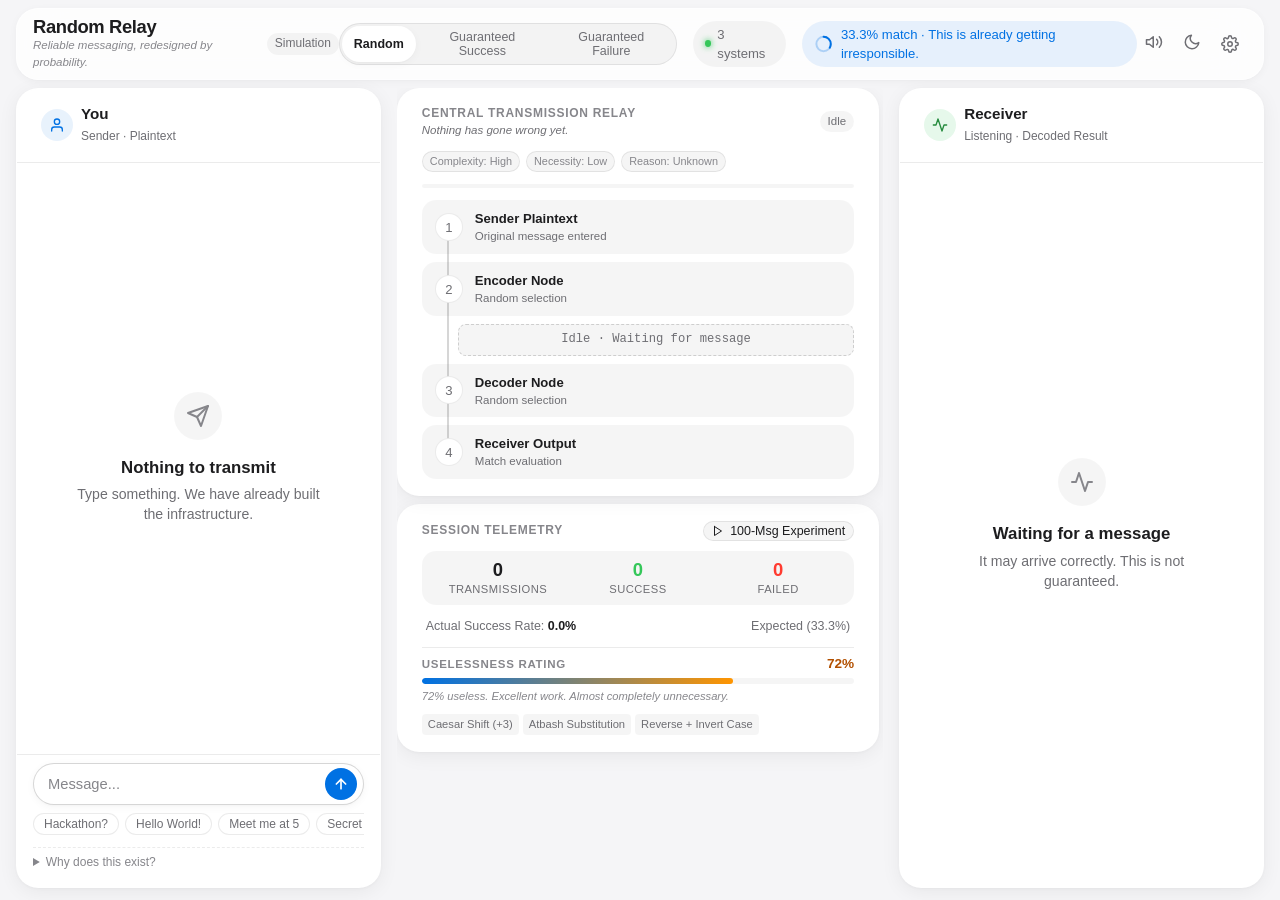
<file: index.html>
<!DOCTYPE html>
<html lang="en">
<head>
  <meta charset="UTF-8">
  <meta name="viewport" content="width=device-width, initial-scale=1.0">
  <title>Random Relay · The Unreliable Messaging Simulator</title>
  <meta name="description" content="An Apple-inspired simulation demonstrating why a messaging app that randomly chooses encoders and decoders is a terrible idea.">
  <link rel="stylesheet" href="css/styles.css?v=1.1">
  <link rel="icon" href="data:image/svg+xml,<svg xmlns=%22http://www.w3.org/2000/svg%22 viewBox=%220 0 100 100%22><text y=%22.9em%22 font-size=%2290%22>📡</text></svg>">
</head>
<body>
  <div class="app-shell">
    <!-- Header -->
    <header class="app-header">
      <div class="brand-section">
        <div class="brand-title-group">
          <h1 class="brand-title">Random Relay</h1>
          <span class="brand-tagline">Reliable messaging, redesigned by probability.</span>
        </div>
        <span class="brand-badge">Simulation</span>
      </div>

      <div class="header-meta">
        <!-- Simulation Mode Selector (Section 4 of agent.md) -->
        <div class="mode-segmented-control" role="group" aria-label="Simulation Mode">
          <button type="button" class="mode-btn active" data-mode="random" title="Random encoder and decoder independently chosen">Random</button>
          <button type="button" class="mode-btn" data-mode="guaranteed_success" title="Always pair matching encoder and decoder">Guaranteed Success</button>
          <button type="button" class="mode-btn" data-mode="guaranteed_failure" title="Always pair mismatching decoder">Guaranteed Failure</button>
        </div>

        <div class="status-pill">
          <span class="status-dot"></span>
          <span id="activeSystemsCount">3 systems</span>
        </div>

        <div class="probability-badge" id="probBadge" title="Theoretical match chance = 1 / N">
          <!-- Circular SVG Progress Ring -->
          <svg class="prob-ring" width="20" height="20" viewBox="0 0 24 24">
            <circle cx="12" cy="12" r="9" fill="none" stroke="currentColor" stroke-width="2.5" opacity="0.25"/>
            <circle id="probRingCircle" cx="12" cy="12" r="9" fill="none" stroke="currentColor" stroke-width="2.5"
              stroke-linecap="round"
              style="transform: rotate(-90deg); transform-origin: 50% 50%; stroke-dasharray: 56.5; stroke-dashoffset: 37.7; transition: stroke-dashoffset 0.3s ease;"/>
          </svg>
          <span id="probText">33.3% match</span>
        </div>
      </div>

      <div class="header-actions">
        <!-- Sound Toggle -->
        <button class="icon-button" id="soundToggleHeaderBtn" title="Toggle Sound" aria-label="Toggle sound effects">
          <span id="soundHeaderIcon">
            <svg width="18" height="18" viewBox="0 0 24 24" fill="none" stroke="currentColor" stroke-width="2" stroke-linecap="round" stroke-linejoin="round">
              <polygon points="11 5 6 9 2 9 2 15 6 15 11 19 11 5"/>
              <path d="M19.07 4.93a10 10 0 0 1 0 14.14M15.54 8.46a5 5 0 0 1 0 7.07"/>
            </svg>
          </span>
        </button>

        <!-- Theme Toggle -->
        <button class="icon-button" id="themeToggleBtn" title="Toggle Appearance" aria-label="Toggle dark/light mode">
          <span id="themeIcon">
            <svg width="18" height="18" viewBox="0 0 24 24" fill="none" stroke="currentColor" stroke-width="2" stroke-linecap="round" stroke-linejoin="round">
              <path d="M21 12.79A9 9 0 1 1 11.21 3 7 7 0 0 0 21 12.79z"/>
            </svg>
          </span>
        </button>

        <!-- Settings Modal Trigger -->
        <button class="icon-button" id="openSettingsBtn" title="Simulation Settings" aria-label="Open simulation settings">
          <svg width="18" height="18" viewBox="0 0 24 24" fill="none" stroke="currentColor" stroke-width="2" stroke-linecap="round" stroke-linejoin="round">
            <circle cx="12" cy="12" r="3"/>
            <path d="M19.4 15a1.65 1.65 0 0 0 .33 1.82l.06.06a2 2 0 0 1 0 2.83 2 2 0 0 1-2.83 0l-.06-.06a1.65 1.65 0 0 0-1.82-.33 1.65 1.65 0 0 0-1 1.51V21a2 2 0 0 1-2 2 2 2 0 0 1-2-2v-.09A1.65 1.65 0 0 0 9 19.4a1.65 1.65 0 0 0-1.82.33l-.06.06a2 2 0 0 1-2.83 0 2 2 0 0 1 0-2.83l.06-.06a1.65 1.65 0 0 0 .33-1.82 1.65 1.65 0 0 0-1.51-1H3a2 2 0 0 1-2-2 2 2 0 0 1 2-2h.09A1.65 1.65 0 0 0 4.6 9a1.65 1.65 0 0 0-.33-1.82l-.06-.06a2 2 0 0 1 0-2.83 2 2 0 0 1 2.83 0l.06.06a1.65 1.65 0 0 0 1.82.33H9a1.65 1.65 0 0 0 1-1.51V3a2 2 0 0 1 2-2 2 2 0 0 1 2 2v.09a1.65 1.65 0 0 0 1 1.51 1.65 1.65 0 0 0 1.82-.33l.06-.06a2 2 0 0 1 2.83 0 2 2 0 0 1 0 2.83l-.06.06a1.65 1.65 0 0 0-.33 1.82V9a1.65 1.65 0 0 0 1.51 1H21a2 2 0 0 1 2 2 2 2 0 0 1-2 2h-.09a1.65 1.65 0 0 0-1.51 1z"/>
          </svg>
        </button>
      </div>
    </header>

    <!-- Main Workspace Grid: 30% Sender | 40% Central Relay | 30% Receiver (design.md Section 3) -->
    <main class="workspace-container">
      <!-- SENDER PANEL (30%) -->
      <section class="conversation-panel sender-panel" aria-label="Sender Panel">
        <div class="panel-header">
          <div class="panel-identity">
            <div class="panel-avatar avatar-sender">
              <svg width="16" height="16" viewBox="0 0 24 24" fill="none" stroke="currentColor" stroke-width="2" stroke-linecap="round" stroke-linejoin="round">
                <path d="M20 21v-2a4 4 0 0 0-4-4H8a4 4 0 0 0-4 4v2"/>
                <circle cx="12" cy="7" r="4"/>
              </svg>
            </div>
            <div class="panel-title-group">
              <h2>You</h2>
              <span class="panel-subtitle">Sender · Plaintext</span>
            </div>
          </div>
        </div>

        <div class="messages-stream" id="senderStream">
          <!-- Empty State (Section 16 of agent.md) -->
          <div class="empty-state" id="senderEmpty">
            <div class="empty-state-icon">
              <svg width="24" height="24" viewBox="0 0 24 24" fill="none" stroke="currentColor" stroke-width="2" stroke-linecap="round" stroke-linejoin="round">
                <line x1="22" y1="2" x2="11" y2="13"/>
                <polygon points="22 2 15 22 11 13 2 9 22 2"/>
              </svg>
            </div>
            <h3 class="empty-state-title">Nothing to transmit</h3>
            <p class="empty-state-desc">
              Type something. We have already built the infrastructure.
            </p>
          </div>
        </div>

        <!-- Message Composer -->
        <div class="composer-section">
          <form class="composer-form" id="composerForm" autocomplete="off">
            <input
              type="text"
              id="messageInput"
              class="composer-input"
              placeholder="Message..."
              maxlength="200"
              aria-label="Message text to encode and transmit"
            >
            <button type="submit" id="sendBtn" class="send-button" title="Send Message" aria-label="Send message">
              <svg width="16" height="16" viewBox="0 0 24 24" fill="none" stroke="currentColor" stroke-width="2.5" stroke-linecap="round" stroke-linejoin="round">
                <line x1="12" y1="19" x2="12" y2="5"/>
                <polyline points="5 12 12 5 19 12"/>
              </svg>
            </button>
          </form>

          <!-- Quick Test Suggestions -->
          <div class="quick-prompts" aria-label="Quick test prompts">
            <button type="button" class="chip-btn" data-sample="Are you coming to the hackathon?">Hackathon?</button>
            <button type="button" class="chip-btn" data-sample="Hello World!">Hello World!</button>
            <button type="button" class="chip-btn" data-sample="Meet me at 5">Meet me at 5</button>
            <button type="button" class="chip-btn" data-sample="Secret code: 4096">Secret code</button>
          </div>

          <!-- Section 22 of agent.md: Expandable 'Why does this exist?' Panel -->
          <details class="why-panel">
            <summary><span>Why does this exist?</span></summary>
            <div class="why-panel-content">
              <p>Because someone asked for a useless project.</p>
              <p>So we built a messaging system where the sender and receiver independently choose incompatible ways to understand the same message.</p>
              <p>The result is technically valid, statistically predictable, and completely unnecessary.</p>
              <p class="why-panel-footer">You're welcome.</p>
            </div>
          </details>
        </div>
      </section>

      <!-- CENTRAL TRANSMISSION RELAY (40% - Visual Centerpiece) -->
      <section class="transmission-column" aria-label="Central Transmission Relay">
        <div class="transmission-card">
          <div class="card-title-bar">
            <div class="relay-title-group">
              <span class="card-label">Central Transmission Relay</span>
              <span class="relay-subtext" id="relaySubtext">Nothing has gone wrong yet.</span>
            </div>
            <span class="relay-status-pill" id="relayStatusPill">Idle</span>
          </div>

          <!-- Absurd Telemetry Pills (Section 21 of agent.md) -->
          <div class="absurd-telemetry-row">
            <span class="telemetry-pill">Complexity: High</span>
            <span class="telemetry-pill">Necessity: Low</span>
            <span class="telemetry-pill">Reason: Unknown</span>
          </div>

          <!-- Timeline progress bar -->
          <div class="timeline-bar">
            <div class="timeline-fill" id="timelineFill"></div>
          </div>

          <!-- Connected Relay Track with Traveling Payload -->
          <div class="relay-nodes">
            <!-- Continuous vertical transmission line -->
            <div class="transmission-track-line"></div>
            <!-- Traveling Payload Particle -->
            <div class="traveling-payload" id="travelingPayload"></div>

            <div class="relay-node" id="nodeSender">
              <div class="node-icon">1</div>
              <div class="node-info">
                <div class="node-name">Sender Plaintext</div>
                <div class="node-desc">Original message entered</div>
              </div>
            </div>

            <div class="relay-node" id="nodeEncoder">
              <div class="node-icon">2</div>
              <div class="node-info">
                <div class="node-name" id="nodeEncoderName">Encoder Node</div>
                <div class="node-desc" id="nodeEncoderDesc">Random selection</div>
              </div>
            </div>

            <!-- Traveling payload preview stream box -->
            <div class="payload-stream-box" id="payloadStreamBox">
              Idle · Waiting for message
            </div>

            <div class="relay-node" id="nodeDecoder">
              <div class="node-icon">3</div>
              <div class="node-info">
                <div class="node-name" id="nodeDecoderName">Decoder Node</div>
                <div class="node-desc" id="nodeDecoderDesc">Random selection</div>
              </div>
            </div>

            <div class="relay-node" id="nodeReceiver">
              <div class="node-icon">4</div>
              <div class="node-info">
                <div class="node-name">Receiver Output</div>
                <div class="node-desc">Match evaluation</div>
              </div>
            </div>
          </div>
        </div>

        <!-- Session Statistics & Uselessness Meter Card (Section 10 & 13) -->
        <div class="stats-card">
          <div class="stats-header-row">
            <span class="stats-header">Session Telemetry</span>
            <button type="button" class="experiment-trigger-btn" id="experimentTriggerBtn" style="width: auto; padding: 2px 8px;">
              <svg width="12" height="12" viewBox="0 0 24 24" fill="none" stroke="currentColor" stroke-width="2" stroke-linecap="round" stroke-linejoin="round">
                <polygon points="5 3 19 12 5 21 5 3"/>
              </svg>
              <span>100-Msg Experiment</span>
            </button>
          </div>

          <!-- 3-column stats grid -->
          <div class="session-stats-grid">
            <div class="stat-item">
              <span class="stat-num" id="statTotalNum">0</span>
              <span class="stat-label">Transmissions</span>
            </div>
            <div class="stat-item">
              <span class="stat-num" id="statSuccNum" style="color: var(--success);">0</span>
              <span class="stat-label">Success</span>
            </div>
            <div class="stat-item">
              <span class="stat-num" id="statFailNum" style="color: var(--failure);">0</span>
              <span class="stat-label">Failed</span>
            </div>
          </div>

          <!-- Comparison row -->
          <div class="stats-comparison-row">
            <span>Actual Success Rate: <strong class="stats-val-highlight" id="statActualRate">0.0%</strong></span>
            <span>Expected (<span id="statExpectedRate">33.3%</span>)</span>
          </div>

          <!-- Uselessness Meter -->
          <div class="uselessness-section">
            <div class="uselessness-header">
              <span class="uselessness-title">Uselessness Rating</span>
              <span class="uselessness-score-badge" id="uselessnessScoreVal">72%</span>
            </div>
            <div class="uselessness-bar">
              <div class="uselessness-fill" id="uselessnessFill"></div>
            </div>
            <span class="uselessness-caption" id="uselessnessCaption">72% useless. Excellent.</span>
          </div>

          <!-- Active Systems Chips -->
          <div class="systems-chips-grid" id="systemsChipsList"></div>
        </div>
      </section>

      <!-- RECEIVER PANEL (30%) -->
      <section class="conversation-panel receiver-panel" aria-label="Receiver Panel">
        <div class="panel-header">
          <div class="panel-identity">
            <div class="panel-avatar avatar-receiver">
              <svg width="16" height="16" viewBox="0 0 24 24" fill="none" stroke="currentColor" stroke-width="2" stroke-linecap="round" stroke-linejoin="round">
                <path d="M22 12h-4l-3 9L9 3l-3 9H2"/>
              </svg>
            </div>
            <div class="panel-title-group">
              <h2>Receiver</h2>
              <span class="panel-subtitle">Listening · Decoded Result</span>
            </div>
          </div>
        </div>

        <div class="messages-stream" id="receiverStream">
          <!-- Empty State (Section 16 of agent.md) -->
          <div class="empty-state" id="receiverEmpty">
            <div class="empty-state-icon">
              <svg width="24" height="24" viewBox="0 0 24 24" fill="none" stroke="currentColor" stroke-width="2" stroke-linecap="round" stroke-linejoin="round">
                <polyline points="22 12 18 12 15 21 9 3 6 12 2 12"/>
              </svg>
            </div>
            <h3 class="empty-state-title">Waiting for a message</h3>
            <p class="empty-state-desc">
              It may arrive correctly. This is not guaranteed.
            </p>
          </div>
        </div>
      </section>
    </main>
  </div>

  <!-- Settings Modal / Sheet -->
  <div class="modal-overlay" id="settingsModal" aria-hidden="true" role="dialog" aria-modal="true">
    <div class="settings-sheet">
      <div class="modal-header">
        <h2 class="modal-title">Simulation Settings</h2>
        <button class="icon-button" id="closeSettingsBtn" title="Close" aria-label="Close settings">
          <svg width="18" height="18" viewBox="0 0 24 24" fill="none" stroke="currentColor" stroke-width="2" stroke-linecap="round" stroke-linejoin="round">
            <line x1="18" y1="6" x2="6" y2="18"/>
            <line x1="6" y1="6" x2="18" y2="18"/>
          </svg>
        </button>
      </div>

      <!-- Systems Count Stepper -->
      <div class="form-group">
        <label class="form-label">Encoder / Decoder Systems</label>
        <span class="form-caption">Configure between 1 and 10 paired reversible systems</span>
        <div class="stepper-container">
          <button class="stepper-btn" id="stepperMinus" aria-label="Decrease systems">−</button>
          <span class="stepper-value" id="stepperVal">3</span>
          <button class="stepper-btn" id="stepperPlus" aria-label="Increase systems">+</button>
        </div>
      </div>

      <!-- Presets -->
      <div class="form-group">
        <label class="form-label">Presets</label>
        <div class="segmented-control" role="group" aria-label="Presets">
          <button type="button" class="segment-btn active" data-preset="3">3 Systems (33.3%)</button>
          <button type="button" class="segment-btn" data-preset="5">5 Systems (20%)</button>
          <button type="button" class="segment-btn" data-preset="10">10 Systems (10%)</button>
        </div>
      </div>

      <!-- Speed Selector -->
      <div class="form-group">
        <label class="form-label" for="speedSelect">Simulation Speed</label>
        <select id="speedSelect" class="composer-form" style="padding: 8px 12px; cursor: pointer;">
          <option value="normal">Normal (1.1s realistic relay)</option>
          <option value="fast">Fast (0.55s)</option>
          <option value="instant">Instant (0s · reduced motion)</option>
        </select>
      </div>

      <!-- Behavior Toggles (Section 20 of design.md) -->
      <div class="form-group">
        <label class="form-label">Simulation Behavior</label>

        <label class="checkbox-row" for="chkAutoExpand">
          <div class="checkbox-label-group">
            <span class="checkbox-title">Show transmission details</span>
            <span class="checkbox-desc">Auto-expand payload inspection on delivery</span>
          </div>
          <div class="toggle-switch">
            <input type="checkbox" id="chkAutoExpand">
            <span class="toggle-slider"></span>
          </div>
        </label>

        <label class="checkbox-row" for="chkAnimateResolve">
          <div class="checkbox-label-group">
            <span class="checkbox-title">Animate decoding</span>
            <span class="checkbox-desc">Scramble text resolution on receiver delivery</span>
          </div>
          <div class="toggle-switch">
            <input type="checkbox" id="chkAnimateResolve" checked>
            <span class="toggle-slider"></span>
          </div>
        </label>

        <label class="checkbox-row" for="chkSound">
          <div class="checkbox-label-group">
            <span class="checkbox-title">Sound effects</span>
            <span class="checkbox-desc">Subtle Apple-style synthesized clicks and chimes</span>
          </div>
          <div class="toggle-switch">
            <input type="checkbox" id="chkSound" checked>
            <span class="toggle-slider"></span>
          </div>
        </label>
      </div>

      <!-- Active Systems Browser -->
      <div class="form-group">
        <label class="form-label">Active Paired Systems</label>
        <div class="systems-browser-box" id="activeSystemsDetailList"></div>
      </div>

      <div class="form-caption" style="font-style: italic; color: var(--text-tertiary);">
        * Educational simulation. Demonstrates random transformation pairing, not cryptographic security.
      </div>

      <div class="modal-footer">
        <button type="button" class="secondary-btn" id="clearHistoryBtn">Reset Conversation & Stats</button>
        <button type="button" class="primary-btn" onclick="document.getElementById('settingsModal').classList.remove('open')">Done</button>
      </div>
    </div>
  </div>

  <!-- 100-Message Experiment Modal -->
  <div class="modal-overlay" id="experimentModal" aria-hidden="true" role="dialog" aria-modal="true">
    <div class="settings-sheet">
      <div class="modal-header">
        <h2 class="modal-title">100-Message Simulation Experiment</h2>
        <button class="icon-button" id="closeExperimentBtn" title="Close" aria-label="Close experiment">
          <svg width="18" height="18" viewBox="0 0 24 24" fill="none" stroke="currentColor" stroke-width="2" stroke-linecap="round" stroke-linejoin="round">
            <line x1="18" y1="6" x2="6" y2="18"/>
            <line x1="6" y1="6" x2="18" y2="18"/>
          </svg>
        </button>
      </div>

      <p class="form-caption">
        Automatically runs 100 rapid simulated transmissions to measure actual statistical match rate vs theoretical probability \(1/N\).
      </p>

      <div class="form-group">
        <div class="timeline-bar" style="height: 8px;">
          <div class="timeline-fill" id="expProgressFill" style="width: 0%;"></div>
        </div>
        <span class="form-caption" id="expProgressText" style="text-align: center; font-weight: 500;">Ready to run...</span>
      </div>

      <div class="experiment-results-box" id="expResultsBox" style="display: none;">
        <div class="exp-stats-row">
          <span>Successful Deliveries:</span>
          <strong id="expSuccVal" style="color: var(--success);">0</strong>
        </div>
        <div class="exp-stats-row">
          <span>Failed Mismatches:</span>
          <strong id="expFailVal" style="color: var(--failure);">0</strong>
        </div>
        <div class="exp-stats-row" style="border-top: 1px solid var(--separator); padding-top: 6px;">
          <span>Actual Match Rate:</span>
          <strong id="expActualVal">0%</strong>
        </div>
        <div class="exp-stats-row">
          <span>Theoretical Expected:</span>
          <strong id="expExpectedVal">33.3%</strong>
        </div>
        <div class="exp-stats-row">
          <span>Statistical Difference:</span>
          <span class="exp-diff-tag" id="expDiffBadge">0%</span>
        </div>

        <!-- Section 12 of agent.md: Cumulative Success Rate SVG Line Chart -->
        <div class="exp-chart-container" style="margin-top: 8px;">
          <div class="exp-chart-header" style="display: flex; justify-content: space-between; font-size: 0.72rem; color: var(--text-tertiary); margin-bottom: 4px;">
            <span>Cumulative Success Rate (100 Runs)</span>
            <span style="font-style: italic;">Dashed line = Expected (1/N)</span>
          </div>
          <svg class="exp-chart-svg" id="expChartSvg" viewBox="0 0 300 100" preserveAspectRatio="none" style="width: 100%; height: 90px; background: var(--surface-primary); border-radius: var(--radius-small); border: 1px solid var(--separator); overflow: visible;">
            <line id="expChartRefLine" x1="0" y1="66.7" x2="300" y2="66.7" stroke="var(--accent)" stroke-width="1.5" stroke-dasharray="4,4" opacity="0.75" />
            <path id="expChartPath" d="" fill="none" stroke="var(--success)" stroke-width="2" stroke-linejoin="round" stroke-linecap="round" />
          </svg>
        </div>
      </div>

      <div class="modal-footer" style="justify-content: flex-end;">
        <button type="button" class="primary-btn" onclick="document.getElementById('experimentModal').classList.remove('open')">Close</button>
      </div>
    </div>
  </div>

  <!-- Inline Toast Notification -->
  <div class="toast-notice" id="toastNotice" role="alert" aria-live="polite"></div>

  <!-- Scripts -->
  <script src="js/bundle.js?v=1.1"></script>
</body>
</html>
</file>
<file: css/styles.css>
/* ==========================================================================
   Random Encoder / Decoder Messaging Simulator — Random Relay
   Design System & Apple-Inspired Interface Tokens
   Conforming to updated private/agent.md and private/design.md
   ========================================================================== */

:root {
  /* Typography */
  --font-sans: -apple-system, BlinkMacSystemFont, "SF Pro Text", "SF Pro Display", "SF Pro", "Segoe UI", Roboto, Helvetica, Arial, sans-serif;
  --font-mono: "SF Mono", ui-monospace, Menlo, Monaco, Consolas, "Liberation Mono", "Courier New", monospace;

  /* Spacing Tokens */
  --spacing-xs: 4px;
  --spacing-sm: 8px;
  --spacing-md: 16px;
  --spacing-lg: 24px;
  --spacing-xl: 32px;
  --spacing-xxl: 48px;

  /* Radius Tokens */
  --radius-small: 8px;
  --radius-medium: 14px;
  --radius-large: 22px;
  --radius-full: 9999px;

  /* Shadows */
  --shadow-subtle: 0 2px 8px rgba(0, 0, 0, 0.04), 0 1px 2px rgba(0, 0, 0, 0.02);
  --shadow-card: 0 4px 20px rgba(0, 0, 0, 0.06), 0 1px 3px rgba(0, 0, 0, 0.03);
  --shadow-floating: 0 12px 36px rgba(0, 0, 0, 0.12), 0 4px 12px rgba(0, 0, 0, 0.05);

  /* Transitions */
  --transition-fast: 150ms cubic-bezier(0.2, 0, 0, 1);
  --transition-medium: 280ms cubic-bezier(0.2, 0, 0, 1);
  --transition-slow: 450ms cubic-bezier(0.16, 1, 0.3, 1);

  /* Light Theme (Default) */
  --bg-app: #F5F5F7;
  --surface-primary: #FFFFFF;
  --surface-secondary: rgba(255, 255, 255, 0.76);
  --surface-tertiary: rgba(0, 0, 0, 0.04);
  --surface-elevated: #FFFFFF;
  --text-primary: #1D1D1F;
  --text-secondary: #6E6E73;
  --text-tertiary: #86868B;
  --separator: rgba(0, 0, 0, 0.08);
  --separator-strong: rgba(0, 0, 0, 0.16);

  --accent: #0071E3;
  --accent-hover: #0077ED;
  --accent-surface: rgba(0, 113, 227, 0.09);
  --accent-text: #0071E3;

  --sender-bubble: #0071E3;
  --sender-bubble-text: #FFFFFF;
  --receiver-bubble: #E9E9EB;
  --receiver-bubble-text: #1D1D1F;

  --success: #34C759;
  --success-surface: rgba(52, 199, 89, 0.12);
  --success-text: #248A3D;

  --failure: #FF3B30;
  --failure-surface: rgba(255, 59, 48, 0.1);
  --failure-text: #D70015;

  --amber: #FF9500;
  --amber-surface: rgba(255, 149, 0, 0.12);
  --amber-text: #B25000;

  --backdrop-blur: blur(24px);
  --glass-border: 1px solid rgba(255, 255, 255, 0.6);
}

/* Dark Theme */
[data-theme="dark"] {
  --bg-app: #000000;
  --surface-primary: #1C1C1E;
  --surface-secondary: rgba(44, 44, 46, 0.76);
  --surface-tertiary: rgba(255, 255, 255, 0.08);
  --surface-elevated: #2C2C2E;
  --text-primary: #F5F5F7;
  --text-secondary: #98989D;
  --text-tertiary: #636366;
  --separator: rgba(255, 255, 255, 0.12);
  --separator-strong: rgba(255, 255, 255, 0.22);

  --accent: #0A84FF;
  --accent-hover: #409CFF;
  --accent-surface: rgba(10, 132, 255, 0.15);
  --accent-text: #64D2FF;

  --sender-bubble: #0A84FF;
  --sender-bubble-text: #FFFFFF;
  --receiver-bubble: #2C2C2E;
  --receiver-bubble-text: #F5F5F7;

  --success: #30D158;
  --success-surface: rgba(48, 209, 88, 0.15);
  --success-text: #30D158;

  --failure: #FF453A;
  --failure-surface: rgba(255, 69, 58, 0.15);
  --failure-text: #FF453A;

  --amber: #FF9F0A;
  --amber-surface: rgba(255, 159, 10, 0.15);
  --amber-text: #FF9F0A;

  --shadow-subtle: 0 2px 8px rgba(0, 0, 0, 0.3);
  --shadow-card: 0 4px 20px rgba(0, 0, 0, 0.4);
  --shadow-floating: 0 12px 36px rgba(0, 0, 0, 0.6);
  --glass-border: 1px solid rgba(255, 255, 255, 0.1);
}

/* Base Reset */
*, *::before, *::after {
  box-sizing: border-box;
  margin: 0;
  padding: 0;
}

html, body {
  height: 100%;
  font-family: var(--font-sans);
  background-color: var(--bg-app);
  color: var(--text-primary);
  line-height: 1.45;
  -webkit-font-smoothing: antialiased;
  -moz-osx-font-smoothing: grayscale;
}

button {
  font-family: inherit;
  cursor: pointer;
  border: none;
  background: none;
}

input, textarea, select {
  font-family: inherit;
}

/* App Shell */
.app-shell {
  display: flex;
  flex-direction: column;
  height: 100vh;
  max-width: 1440px;
  margin: 0 auto;
  padding: var(--spacing-sm) var(--spacing-md);
  position: relative;
}

/* Header */
.app-header {
  display: flex;
  align-items: center;
  justify-content: space-between;
  padding: var(--spacing-sm) var(--spacing-md);
  background: var(--surface-secondary);
  backdrop-filter: var(--backdrop-blur);
  -webkit-backdrop-filter: var(--backdrop-blur);
  border-radius: var(--radius-large);
  border: var(--glass-border);
  box-shadow: var(--shadow-subtle);
  margin-bottom: var(--spacing-sm);
  z-index: 20;
}

.brand-section {
  display: flex;
  align-items: center;
  gap: var(--spacing-sm);
}

.brand-title-group {
  display: flex;
  flex-direction: column;
}

.brand-title {
  font-size: 1.15rem;
  font-weight: 600;
  letter-spacing: -0.02em;
  color: var(--text-primary);
  line-height: 1.1;
}

.brand-tagline {
  font-size: 0.72rem;
  color: var(--text-tertiary);
  font-style: italic;
}

.brand-badge {
  font-size: 0.75rem;
  font-weight: 500;
  color: var(--text-secondary);
  background: var(--surface-tertiary);
  padding: 2px 8px;
  border-radius: var(--radius-full);
}

.header-meta {
  display: flex;
  align-items: center;
  gap: var(--spacing-md);
}

/* Simulation Mode Selector in Header */
.mode-segmented-control {
  display: flex;
  background: var(--surface-tertiary);
  padding: 2px;
  border-radius: var(--radius-full);
  border: 1px solid var(--separator);
}

.mode-btn {
  padding: 4px 12px;
  font-size: 0.78rem;
  font-weight: 500;
  border-radius: var(--radius-full);
  color: var(--text-secondary);
  transition: all var(--transition-fast);
}

.mode-btn.active {
  background: var(--surface-primary);
  color: var(--text-primary);
  box-shadow: var(--shadow-subtle);
  font-weight: 600;
}

.status-pill {
  display: inline-flex;
  align-items: center;
  gap: 6px;
  font-size: 0.82rem;
  color: var(--text-secondary);
  background: var(--surface-tertiary);
  padding: 4px 12px;
  border-radius: var(--radius-full);
}

.status-dot {
  width: 7px;
  height: 7px;
  border-radius: 50%;
  background-color: var(--success);
  box-shadow: 0 0 6px var(--success);
}

.probability-badge {
  display: inline-flex;
  align-items: center;
  gap: 8px;
  font-size: 0.82rem;
  color: var(--accent-text);
  background: var(--accent-surface);
  padding: 4px 12px;
  border-radius: var(--radius-full);
  font-weight: 500;
  transition: all var(--transition-medium);
}

.prob-ring {
  display: flex;
  align-items: center;
}

.header-actions {
  display: flex;
  align-items: center;
  gap: var(--spacing-xs);
}

.icon-button {
  width: 34px;
  height: 34px;
  border-radius: 50%;
  display: flex;
  align-items: center;
  justify-content: center;
  color: var(--text-secondary);
  background: transparent;
  transition: all var(--transition-fast);
}

.icon-button:hover {
  background: var(--surface-tertiary);
  color: var(--text-primary);
}

.icon-button:focus-visible {
  outline: 2px solid var(--accent);
  outline-offset: 2px;
}

/* ==========================================================================
   Main Workspace Layout — 30% / 40% / 30% Proportions (Section 3 of design.md)
   ========================================================================== */
.workspace-container {
  display: grid;
  grid-template-columns: 3fr 4fr 3fr;
  gap: var(--spacing-md);
  flex: 1;
  min-height: 0;
  margin-bottom: var(--spacing-xs);
}

/* Conversation Panels (Sender & Receiver) */
.conversation-panel {
  display: flex;
  flex-direction: column;
  background: var(--surface-primary);
  border-radius: var(--radius-large);
  border: var(--glass-border);
  box-shadow: var(--shadow-card);
  overflow: hidden;
  position: relative;
}

.panel-header {
  display: flex;
  align-items: center;
  justify-content: space-between;
  padding: var(--spacing-md) var(--spacing-lg);
  border-bottom: 1px solid var(--separator);
  background: var(--surface-secondary);
  backdrop-filter: var(--backdrop-blur);
  -webkit-backdrop-filter: var(--backdrop-blur);
}

.panel-identity {
  display: flex;
  align-items: center;
  gap: var(--spacing-sm);
}

.panel-avatar {
  width: 32px;
  height: 32px;
  border-radius: 50%;
  display: flex;
  align-items: center;
  justify-content: center;
  background: var(--surface-tertiary);
  color: var(--text-secondary);
  font-size: 0.9rem;
}

.avatar-sender {
  background: var(--accent-surface);
  color: var(--accent);
}

.avatar-receiver {
  background: var(--success-surface);
  color: var(--success-text);
}

.panel-title-group h2 {
  font-size: 0.95rem;
  font-weight: 600;
  color: var(--text-primary);
  line-height: 1.2;
}

.panel-subtitle {
  font-size: 0.75rem;
  color: var(--text-secondary);
}

/* Chat Messages Stream */
.messages-stream {
  flex: 1;
  overflow-y: auto;
  padding: var(--spacing-lg);
  display: flex;
  flex-direction: column;
  gap: var(--spacing-md);
  scroll-behavior: smooth;
}

.messages-stream::-webkit-scrollbar {
  width: 6px;
}

.messages-stream::-webkit-scrollbar-thumb {
  background: var(--separator-strong);
  border-radius: var(--radius-full);
}

/* Empty State */
.empty-state {
  display: flex;
  flex-direction: column;
  align-items: center;
  justify-content: center;
  height: 100%;
  text-align: center;
  padding: var(--spacing-xl);
  color: var(--text-secondary);
}

.empty-state-icon {
  width: 48px;
  height: 48px;
  border-radius: 50%;
  background: var(--surface-tertiary);
  display: flex;
  align-items: center;
  justify-content: center;
  margin-bottom: var(--spacing-md);
  color: var(--text-tertiary);
}

.empty-state-title {
  font-size: 1.05rem;
  font-weight: 600;
  color: var(--text-primary);
  margin-bottom: var(--spacing-xs);
}

.empty-state-desc {
  font-size: 0.88rem;
  max-width: 260px;
  line-height: 1.45;
}

/* Message Bubble */
.message-card {
  display: flex;
  flex-direction: column;
  max-width: 90%;
  animation: slideInUp var(--transition-medium) forwards;
}

@keyframes slideInUp {
  from {
    opacity: 0;
    transform: translateY(8px);
  }
  to {
    opacity: 1;
    transform: translateY(0);
  }
}

.sender-card {
  align-self: flex-end;
  align-items: flex-end;
}

.receiver-card {
  align-self: flex-start;
  align-items: flex-start;
  width: 100%;
}

.message-bubble {
  padding: 10px 15px;
  border-radius: var(--radius-medium);
  font-size: 0.95rem;
  line-height: 1.4;
  word-break: break-word;
  position: relative;
}

.sender-card .message-bubble {
  background: var(--sender-bubble);
  color: var(--sender-bubble-text);
  border-bottom-right-radius: 4px;
}

.receiver-card .message-bubble {
  background: var(--receiver-bubble);
  color: var(--receiver-bubble-text);
  border-bottom-left-radius: 4px;
}

.receiver-card.status-success .message-bubble {
  border-left: 3px solid var(--success);
}

.receiver-card.status-failed .message-bubble {
  border-left: 3px solid var(--failure);
  font-family: var(--font-mono);
  font-size: 0.9rem;
  background: var(--failure-surface);
  color: var(--text-primary);
}

.message-meta {
  display: flex;
  align-items: center;
  flex-wrap: wrap;
  gap: 6px;
  font-size: 0.72rem;
  color: var(--text-tertiary);
  margin-top: 4px;
  padding: 0 4px;
}

.status-tag {
  display: inline-flex;
  align-items: center;
  gap: 4px;
  padding: 2px 7px;
  border-radius: var(--radius-full);
  font-size: 0.72rem;
  font-weight: 500;
}

.tag-success {
  background: var(--success-surface);
  color: var(--success-text);
}

.tag-failure {
  background: var(--failure-surface);
  color: var(--failure-text);
}

.attempt-badge {
  font-size: 0.7rem;
  padding: 1px 6px;
  border-radius: 4px;
  background: var(--surface-tertiary);
  color: var(--text-secondary);
}

.attempt-badge.celebrate {
  background: var(--success-surface);
  color: var(--success-text);
  font-weight: 600;
}

/* Retry Button (Section 8 of agent.md) */
.retry-btn {
  display: inline-flex;
  align-items: center;
  gap: 5px;
  padding: 4px 10px;
  margin-top: 6px;
  background: var(--surface-primary);
  border: 1px solid var(--separator-strong);
  border-radius: var(--radius-full);
  font-size: 0.75rem;
  font-weight: 500;
  color: var(--accent);
  transition: all var(--transition-fast);
}

.retry-btn:hover {
  background: var(--accent-surface);
  border-color: var(--accent);
}

/* Human-Readable Failure Explanation (Section 9) */
.failure-explanation {
  font-size: 0.76rem;
  color: var(--text-secondary);
  font-style: italic;
  margin-top: 4px;
  padding: 0 4px;
}

/* Progressive Disclosure: Transmission Details */
.transmission-details {
  margin-top: 6px;
  width: 100%;
}

.transmission-details summary {
  font-size: 0.75rem;
  color: var(--text-secondary);
  cursor: pointer;
  user-select: none;
  padding: 4px 6px;
  border-radius: var(--radius-small);
  display: inline-flex;
  align-items: center;
  gap: 4px;
  transition: all var(--transition-fast);
}

.transmission-details summary:hover {
  background: var(--surface-tertiary);
  color: var(--text-primary);
}

.transmission-details summary::-webkit-details-marker {
  display: none;
}

.details-table {
  margin-top: 6px;
  padding: 8px 12px;
  background: var(--surface-tertiary);
  border-radius: var(--radius-small);
  font-size: 0.78rem;
  display: flex;
  flex-direction: column;
  gap: 4px;
  border: 1px solid var(--separator);
}

.details-row {
  display: flex;
  justify-content: space-between;
  align-items: center;
  gap: 8px;
}

.details-label {
  color: var(--text-tertiary);
  font-size: 0.72rem;
  text-transform: uppercase;
  letter-spacing: 0.04em;
  font-weight: 600;
}

.details-val {
  color: var(--text-primary);
  font-weight: 500;
  text-align: right;
  word-break: break-all;
}

.details-val.mono {
  font-family: var(--font-mono);
  font-size: 0.76rem;
  background: var(--surface-primary);
  padding: 1px 6px;
  border-radius: 4px;
  border: 1px solid var(--separator);
}

.payload-copy-wrapper {
  display: flex;
  align-items: center;
  gap: 6px;
}

.copy-payload-btn {
  padding: 2px 5px;
  border-radius: 4px;
  background: var(--surface-primary);
  border: 1px solid var(--separator);
  color: var(--text-secondary);
  font-size: 0.72rem;
  display: flex;
  align-items: center;
  justify-content: center;
  transition: all var(--transition-fast);
}

.copy-payload-btn:hover {
  background: var(--surface-tertiary);
  color: var(--text-primary);
  border-color: var(--separator-strong);
}

/* Section 16 of agent.md: Expanded Transmission Step Timeline */
.event-timeline-section {
  display: flex;
  flex-direction: column;
  align-items: center;
  gap: 2px;
}

.timeline-step {
  font-size: 0.73rem;
  color: var(--text-secondary);
  background: var(--surface-primary);
  padding: 3px 10px;
  border-radius: var(--radius-full);
  border: 1px solid var(--separator);
  width: 100%;
  text-align: center;
  font-weight: 500;
}

.timeline-step.step-success {
  background: var(--success-surface);
  color: var(--success-text);
  border-color: var(--success);
  font-weight: 600;
}

.timeline-step.step-failure {
  background: var(--failure-surface);
  color: var(--failure-text);
  border-color: var(--failure);
  font-weight: 600;
}

.timeline-arrow {
  font-size: 0.7rem;
  color: var(--text-tertiary);
  line-height: 1;
}

/* Message Composer (Sender) */
.composer-section {
  padding: var(--spacing-sm) var(--spacing-md) var(--spacing-md);
  border-top: 1px solid var(--separator);
  background: var(--surface-secondary);
  backdrop-filter: var(--backdrop-blur);
  -webkit-backdrop-filter: var(--backdrop-blur);
}

.composer-form {
  display: flex;
  align-items: center;
  gap: var(--spacing-sm);
  background: var(--surface-primary);
  border: 1px solid var(--separator-strong);
  border-radius: var(--radius-large);
  padding: 4px 6px 4px 14px;
  transition: all var(--transition-fast);
  box-shadow: var(--shadow-subtle);
}

.composer-form:focus-within {
  border-color: var(--accent);
  box-shadow: 0 0 0 3px var(--accent-surface);
}

.composer-input {
  flex: 1;
  border: none;
  background: transparent;
  font-size: 0.92rem;
  color: var(--text-primary);
  outline: none;
  padding: 6px 0;
}

.composer-input::placeholder {
  color: var(--text-tertiary);
}

.send-button {
  width: 32px;
  height: 32px;
  border-radius: 50%;
  background: var(--accent);
  color: #FFFFFF;
  display: flex;
  align-items: center;
  justify-content: center;
  transition: all var(--transition-fast);
  flex-shrink: 0;
}

.send-button:hover:not(:disabled) {
  background: var(--accent-hover);
  transform: scale(1.05);
}

.send-button:disabled {
  opacity: 0.35;
  cursor: not-allowed;
  transform: none;
}

/* Quick Prompt Suggestion Chips */
.quick-prompts {
  display: flex;
  gap: 6px;
  margin-top: 8px;
  overflow-x: auto;
  padding-bottom: 2px;
}

.quick-prompts::-webkit-scrollbar {
  display: none;
}

.chip-btn {
  font-size: 0.75rem;
  color: var(--text-secondary);
  background: var(--surface-primary);
  border: 1px solid var(--separator);
  padding: 3px 10px;
  border-radius: var(--radius-full);
  white-space: nowrap;
  transition: all var(--transition-fast);
}

.chip-btn:hover {
  background: var(--surface-tertiary);
  color: var(--text-primary);
  border-color: var(--separator-strong);
}

/* Section 22 of agent.md: Expandable 'Why does this exist?' Panel */
.why-panel {
  margin-top: 10px;
  border-top: 1px dashed var(--separator);
  padding-top: 6px;
}

.why-panel summary {
  font-size: 0.75rem;
  font-weight: 500;
  color: var(--text-tertiary);
  cursor: pointer;
  user-select: none;
  transition: color var(--transition-fast);
}

.why-panel summary:hover {
  color: var(--accent);
}

.why-panel-content {
  font-size: 0.74rem;
  color: var(--text-secondary);
  line-height: 1.4;
  margin-top: 6px;
  background: var(--surface-tertiary);
  padding: 8px 12px;
  border-radius: var(--radius-small);
  border: 1px solid var(--separator);
  display: flex;
  flex-direction: column;
  gap: 4px;
}

.why-panel-footer {
  color: var(--text-primary);
  font-weight: 600;
  margin-top: 2px;
}

/* ==========================================================================
   Central Transmission Relay — Visual Centerpiece (design.md Section 1 & 4)
   ========================================================================== */
.transmission-column {
  display: flex;
  flex-direction: column;
  gap: var(--spacing-sm);
  justify-content: flex-start;
  position: relative;
  overflow-y: auto;
  min-height: 0;
  padding-right: 4px;
}

.transmission-column::-webkit-scrollbar {
  width: 6px;
}

.transmission-column::-webkit-scrollbar-thumb {
  background: var(--separator-strong);
  border-radius: var(--radius-full);
}

.transmission-card {
  background: var(--surface-primary);
  border-radius: var(--radius-large);
  border: var(--glass-border);
  box-shadow: var(--shadow-card);
  padding: var(--spacing-md) var(--spacing-lg);
  display: flex;
  flex-direction: column;
  gap: 12px;
  transition: all var(--transition-medium);
  position: relative;
  overflow: hidden;
}

.card-title-bar {
  display: flex;
  justify-content: space-between;
  align-items: center;
}

.relay-title-group {
  display: flex;
  flex-direction: column;
}

.card-label {
  font-size: 0.75rem;
  font-weight: 600;
  text-transform: uppercase;
  letter-spacing: 0.06em;
  color: var(--text-tertiary);
}

.relay-subtext {
  font-size: 0.72rem;
  color: var(--text-secondary);
  font-style: italic;
}

/* Absurd Telemetry Row (Section 21 of agent.md) */
.absurd-telemetry-row {
  display: flex;
  gap: 6px;
}

.telemetry-pill {
  font-size: 0.68rem;
  font-weight: 500;
  padding: 2px 7px;
  background: var(--surface-tertiary);
  color: var(--text-tertiary);
  border-radius: var(--radius-full);
  border: 1px solid var(--separator);
}

.relay-status-pill {
  font-size: 0.72rem;
  font-weight: 500;
  padding: 2px 8px;
  border-radius: var(--radius-full);
  background: var(--surface-tertiary);
  color: var(--text-secondary);
  transition: all var(--transition-fast);
}

.relay-status-pill.active {
  background: var(--accent-surface);
  color: var(--accent);
}

/* Central Relay Path & Connected Nodes (design.md Section 4 & 8) */
.relay-nodes {
  display: flex;
  flex-direction: column;
  gap: 8px;
  position: relative;
}

/* Transmission Track line */
.transmission-track-line {
  position: absolute;
  left: 25px;
  top: 36px;
  bottom: 36px;
  width: 2px;
  background: var(--separator-strong);
  z-index: 1;
}

.traveling-payload {
  position: absolute;
  left: 22px;
  width: 8px;
  height: 8px;
  border-radius: 50%;
  background: var(--accent);
  box-shadow: 0 0 10px var(--accent);
  opacity: 0;
  pointer-events: none;
  z-index: 5;
}

.traveling-payload.traveling {
  opacity: 1;
  animation: glideDown 500ms ease-in-out infinite;
}

@keyframes glideDown {
  0% {
    top: 50px;
    opacity: 0.2;
    transform: scale(0.8);
  }
  50% {
    opacity: 1;
    transform: scale(1.3);
  }
  100% {
    top: 170px;
    opacity: 0.2;
    transform: scale(0.8);
  }
}

.relay-node {
  display: flex;
  align-items: center;
  gap: 12px;
  padding: 8px 12px;
  border-radius: var(--radius-medium);
  background: var(--surface-tertiary);
  border: 1px solid transparent;
  transition: all var(--transition-medium);
  position: relative;
  z-index: 2;
}

.relay-node.active {
  background: var(--surface-primary);
  border-color: var(--accent);
  box-shadow: var(--shadow-subtle);
}

.relay-node.active-success {
  border-color: var(--success);
}

.relay-node.active-failed {
  border-color: var(--failure);
}

.node-icon {
  width: 28px;
  height: 28px;
  border-radius: 50%;
  background: var(--surface-primary);
  display: flex;
  align-items: center;
  justify-content: center;
  font-size: 0.82rem;
  color: var(--text-secondary);
  border: 1px solid var(--separator);
  transition: all var(--transition-medium);
  flex-shrink: 0;
}

.relay-node.active .node-icon {
  background: var(--accent);
  color: #FFFFFF;
  border-color: var(--accent);
}

.relay-node.active-success .node-icon {
  background: var(--success);
  color: #FFFFFF;
  border-color: var(--success);
}

.relay-node.active-failed .node-icon {
  background: var(--failure);
  color: #FFFFFF;
  border-color: var(--failure);
}

.node-info {
  flex: 1;
  min-width: 0;
}

.node-name {
  font-size: 0.82rem;
  font-weight: 600;
  color: var(--text-primary);
  white-space: nowrap;
  overflow: hidden;
  text-overflow: ellipsis;
}

.node-desc {
  font-size: 0.72rem;
  color: var(--text-secondary);
  white-space: nowrap;
  overflow: hidden;
  text-overflow: ellipsis;
}

/* Payload Stream Box */
.payload-stream-box {
  background: var(--surface-tertiary);
  border-radius: var(--radius-small);
  padding: 6px 10px;
  font-family: var(--font-mono);
  font-size: 0.76rem;
  color: var(--text-secondary);
  word-break: break-all;
  border: 1px dashed var(--separator-strong);
  text-align: center;
  min-height: 30px;
  display: flex;
  align-items: center;
  justify-content: center;
  transition: all var(--transition-fast);
  margin-left: 36px;
  z-index: 2;
}

.payload-stream-box.has-data {
  color: var(--accent-text);
  border-style: solid;
  border-color: var(--accent);
  background: var(--accent-surface);
}

/* Timeline Progress Track */
.timeline-bar {
  height: 4px;
  background: var(--surface-tertiary);
  border-radius: var(--radius-full);
  overflow: hidden;
  position: relative;
}

.timeline-fill {
  height: 100%;
  width: 0%;
  background: var(--accent);
  border-radius: var(--radius-full);
  transition: width var(--transition-medium);
}

/* ==========================================================================
   Session Statistics & Uselessness Meter (Section 10 & 13 of agent.md)
   ========================================================================== */
.stats-card {
  background: var(--surface-primary);
  border-radius: var(--radius-large);
  border: var(--glass-border);
  box-shadow: var(--shadow-card);
  padding: var(--spacing-md) var(--spacing-lg);
  display: flex;
  flex-direction: column;
  gap: 10px;
}

.stats-header-row {
  display: flex;
  justify-content: space-between;
  align-items: center;
}

.stats-header {
  font-size: 0.75rem;
  font-weight: 600;
  text-transform: uppercase;
  letter-spacing: 0.06em;
  color: var(--text-tertiary);
}

/* Stats Grid */
.session-stats-grid {
  display: grid;
  grid-template-columns: repeat(3, 1fr);
  gap: 8px;
  background: var(--surface-tertiary);
  padding: 8px 10px;
  border-radius: var(--radius-medium);
}

.stat-item {
  display: flex;
  flex-direction: column;
  align-items: center;
  text-align: center;
}

.stat-num {
  font-size: 1.15rem;
  font-weight: 700;
  color: var(--text-primary);
  line-height: 1.2;
}

.stat-label {
  font-size: 0.7rem;
  color: var(--text-secondary);
  text-transform: uppercase;
  letter-spacing: 0.04em;
}

/* Probability vs Actual Comparison */
.stats-comparison-row {
  display: flex;
  justify-content: space-between;
  align-items: center;
  padding: 2px 4px;
  font-size: 0.78rem;
  color: var(--text-secondary);
}

.stats-val-highlight {
  font-weight: 600;
  color: var(--text-primary);
}

/* Uselessness Score Bar */
.uselessness-section {
  display: flex;
  flex-direction: column;
  gap: 4px;
  padding-top: 6px;
  border-top: 1px solid var(--separator);
}

.uselessness-header {
  display: flex;
  justify-content: space-between;
  align-items: baseline;
}

.uselessness-title {
  font-size: 0.72rem;
  font-weight: 600;
  text-transform: uppercase;
  letter-spacing: 0.06em;
  color: var(--text-tertiary);
}

.uselessness-score-badge {
  font-size: 0.85rem;
  font-weight: 700;
  color: var(--amber-text);
}

.uselessness-bar {
  height: 6px;
  background: var(--surface-tertiary);
  border-radius: var(--radius-full);
  overflow: hidden;
}

.uselessness-fill {
  height: 100%;
  width: 72%;
  background: linear-gradient(90deg, var(--accent), var(--amber));
  border-radius: var(--radius-full);
  transition: width var(--transition-medium);
}

.uselessness-caption {
  font-size: 0.7rem;
  color: var(--text-tertiary);
  font-style: italic;
}

/* 100-Message Experiment Trigger */
.experiment-trigger-btn {
  display: flex;
  align-items: center;
  justify-content: center;
  gap: 6px;
  width: 100%;
  padding: 6px 12px;
  background: var(--surface-tertiary);
  border: 1px solid var(--separator);
  border-radius: var(--radius-medium);
  font-size: 0.78rem;
  font-weight: 500;
  color: var(--text-primary);
  transition: all var(--transition-fast);
}

.experiment-trigger-btn:hover {
  background: var(--accent-surface);
  color: var(--accent);
  border-color: var(--accent);
}

/* Systems Chips List */
.systems-chips-grid {
  display: flex;
  flex-wrap: wrap;
  gap: 4px;
}

.system-tag {
  font-size: 0.7rem;
  padding: 2px 6px;
  background: var(--surface-tertiary);
  border-radius: 4px;
  color: var(--text-secondary);
  cursor: help;
}

/* ==========================================================================
   Modals (Settings & Experiment)
   ========================================================================== */
.modal-overlay {
  position: fixed;
  inset: 0;
  background: rgba(0, 0, 0, 0.35);
  backdrop-filter: blur(8px);
  -webkit-backdrop-filter: blur(8px);
  display: flex;
  align-items: center;
  justify-content: center;
  z-index: 100;
  opacity: 0;
  pointer-events: none;
  transition: opacity var(--transition-medium);
}

.modal-overlay.open {
  opacity: 1;
  pointer-events: auto;
}

.settings-sheet {
  background: var(--surface-primary);
  border-radius: var(--radius-large);
  border: var(--glass-border);
  box-shadow: var(--shadow-floating);
  width: 90%;
  max-width: 480px;
  max-height: 88vh;
  overflow-y: auto;
  padding: var(--spacing-xl);
  display: flex;
  flex-direction: column;
  gap: var(--spacing-lg);
  transform: scale(0.96) translateY(8px);
  transition: all var(--transition-medium);
}

.modal-overlay.open .settings-sheet {
  transform: scale(1) translateY(0);
}

.modal-header {
  display: flex;
  justify-content: space-between;
  align-items: center;
}

.modal-title {
  font-size: 1.2rem;
  font-weight: 600;
  letter-spacing: -0.01em;
}

.form-group {
  display: flex;
  flex-direction: column;
  gap: var(--spacing-xs);
}

.form-label {
  font-size: 0.85rem;
  font-weight: 600;
  color: var(--text-primary);
}

.form-caption {
  font-size: 0.76rem;
  color: var(--text-secondary);
}

/* Checkbox switches */
.checkbox-row {
  display: flex;
  align-items: center;
  justify-content: space-between;
  padding: 6px 0;
  cursor: pointer;
}

.checkbox-label-group {
  display: flex;
  flex-direction: column;
}

.checkbox-title {
  font-size: 0.85rem;
  font-weight: 500;
  color: var(--text-primary);
}

.checkbox-desc {
  font-size: 0.74rem;
  color: var(--text-secondary);
}

.toggle-switch {
  position: relative;
  width: 42px;
  height: 24px;
}

.toggle-switch input {
  opacity: 0;
  width: 0;
  height: 0;
}

.toggle-slider {
  position: absolute;
  cursor: pointer;
  inset: 0;
  background-color: var(--separator-strong);
  transition: .3s;
  border-radius: var(--radius-full);
}

.toggle-slider:before {
  position: absolute;
  content: "";
  height: 18px;
  width: 18px;
  left: 3px;
  bottom: 3px;
  background-color: white;
  transition: .3s;
  border-radius: 50%;
  box-shadow: 0 1px 3px rgba(0,0,0,0.3);
}

input:checked + .toggle-slider {
  background-color: var(--accent);
}

input:checked + .toggle-slider:before {
  transform: translateX(18px);
}

/* Active Systems Inspector in Settings */
.systems-browser-box {
  background: var(--surface-tertiary);
  border-radius: var(--radius-medium);
  padding: 10px;
  max-height: 160px;
  overflow-y: auto;
  display: flex;
  flex-direction: column;
  gap: 8px;
  border: 1px solid var(--separator);
}

.system-detail-item {
  background: var(--surface-primary);
  border-radius: var(--radius-small);
  padding: 8px 10px;
  border: 1px solid var(--separator);
}

.system-detail-header {
  display: flex;
  align-items: center;
  gap: 6px;
}

.system-detail-badge {
  font-size: 0.7rem;
  font-weight: 600;
  background: var(--accent-surface);
  color: var(--accent);
  padding: 1px 5px;
  border-radius: 4px;
}

.system-detail-title {
  font-size: 0.8rem;
  font-weight: 600;
  color: var(--text-primary);
}

.system-detail-desc {
  font-size: 0.72rem;
  color: var(--text-secondary);
  margin-top: 3px;
}

/* Stepper Control */
.stepper-container {
  display: flex;
  align-items: center;
  gap: var(--spacing-md);
  margin-top: 6px;
}

.stepper-btn {
  width: 36px;
  height: 36px;
  border-radius: 50%;
  background: var(--surface-tertiary);
  color: var(--text-primary);
  font-size: 1.2rem;
  display: flex;
  align-items: center;
  justify-content: center;
  transition: all var(--transition-fast);
}

.stepper-btn:hover {
  background: var(--separator-strong);
}

.stepper-value {
  font-size: 1.2rem;
  font-weight: 600;
  min-width: 24px;
  text-align: center;
}

/* Preset Segmented Control */
.segmented-control {
  display: flex;
  background: var(--surface-tertiary);
  padding: 3px;
  border-radius: var(--radius-medium);
  gap: 2px;
  margin-top: 6px;
}

.segment-btn {
  flex: 1;
  padding: 6px 12px;
  font-size: 0.82rem;
  font-weight: 500;
  border-radius: var(--radius-small);
  color: var(--text-secondary);
  transition: all var(--transition-fast);
  text-align: center;
}

.segment-btn.active {
  background: var(--surface-primary);
  color: var(--text-primary);
  box-shadow: var(--shadow-subtle);
}

.modal-footer {
  display: flex;
  justify-content: space-between;
  align-items: center;
  padding-top: var(--spacing-sm);
  border-top: 1px solid var(--separator);
}

.secondary-btn {
  padding: 8px 14px;
  font-size: 0.85rem;
  color: var(--failure);
  border-radius: var(--radius-small);
  transition: all var(--transition-fast);
}

.secondary-btn:hover {
  background: var(--failure-surface);
}

.primary-btn {
  padding: 8px 18px;
  font-size: 0.85rem;
  font-weight: 500;
  background: var(--accent);
  color: #FFFFFF;
  border-radius: var(--radius-medium);
  transition: all var(--transition-fast);
}

.primary-btn:hover {
  background: var(--accent-hover);
}

/* Experiment Results Presentation */
.experiment-results-box {
  display: flex;
  flex-direction: column;
  gap: 12px;
  background: var(--surface-tertiary);
  border-radius: var(--radius-medium);
  padding: 14px;
  border: 1px solid var(--separator);
}

.exp-stats-row {
  display: flex;
  justify-content: space-between;
  align-items: center;
}

.exp-diff-tag {
  font-weight: 700;
  padding: 2px 8px;
  border-radius: var(--radius-full);
  font-size: 0.82rem;
}

.diff-positive {
  background: var(--success-surface);
  color: var(--success-text);
}

.diff-negative {
  background: var(--failure-surface);
  color: var(--failure-text);
}

/* Inline Notification / Toast */
.toast-notice {
  position: fixed;
  bottom: 24px;
  left: 50%;
  transform: translateX(-50%) translateY(20px);
  background: var(--surface-elevated);
  color: var(--text-primary);
  padding: 8px 18px;
  border-radius: var(--radius-full);
  box-shadow: var(--shadow-floating);
  border: var(--glass-border);
  font-size: 0.85rem;
  opacity: 0;
  pointer-events: none;
  transition: all var(--transition-medium);
  z-index: 200;
  text-align: center;
}

.toast-notice.show {
  opacity: 1;
  transform: translateX(-50%) translateY(0);
}

/* Shake Animation */
@keyframes shakeInput {
  0%, 100% { transform: translateX(0); }
  20%, 60% { transform: translateX(-6px); }
  40%, 80% { transform: translateX(6px); }
}

.shake {
  animation: shakeInput 350ms ease-in-out;
}

/* Responsive Rules (design.md Section 14) */
@media (max-width: 1040px) {
  .workspace-container {
    grid-template-columns: 1fr;
    grid-template-rows: auto auto 1fr;
    overflow-y: auto;
  }

  .transmission-column {
    order: 2;
  }

  .conversation-panel.sender-panel {
    order: 1;
    min-height: 280px;
  }

  .conversation-panel.receiver-panel {
    order: 3;
    min-height: 280px;
  }

  .app-shell {
    height: auto;
    min-height: 100vh;
  }

  .mode-segmented-control {
    display: none; /* Accessible in settings for narrow screens */
  }
}

/* Reduced Motion Compliance (design.md Section 15) */
@media (prefers-reduced-motion: reduce) {
  *, *::before, *::after {
    animation-duration: 0.01ms !important;
    animation-iteration-count: 1 !important;
    transition-duration: 0.01ms !important;
    scroll-behavior: auto !important;
  }

  .traveling-payload {
    display: none !important;
  }
}
</file>
